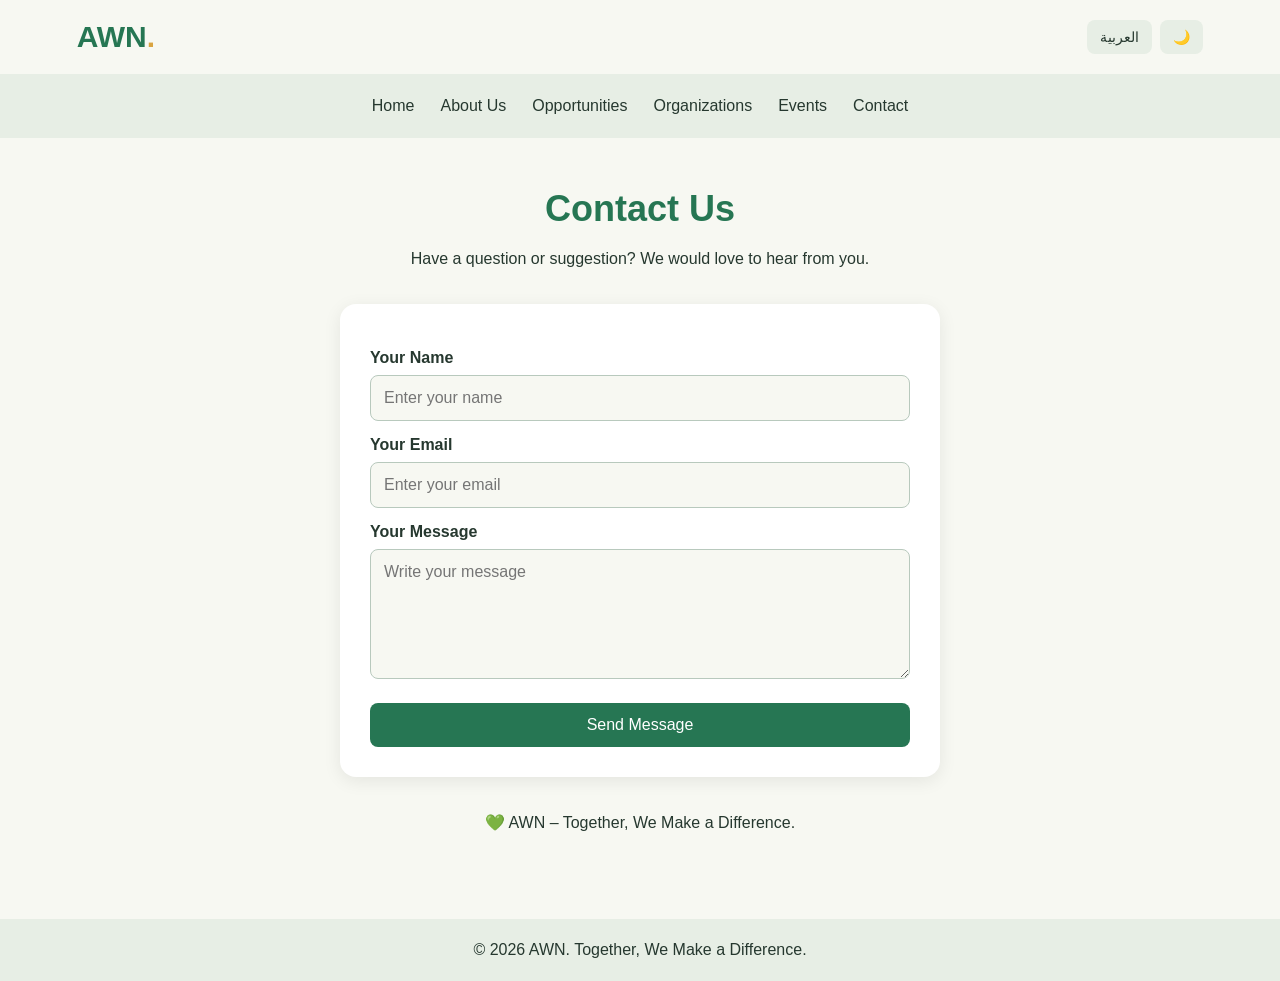
<file: contact.html>
<!DOCTYPE html>
<html lang="en">
<head>
    <meta charset="UTF-8">
    <meta name="viewport" content="width=device-width, initial-scale=1.0">
    <title>AWN | Contact Us</title>
    <link rel="stylesheet" href="style.css">

    <style>
        .contact-section {
            padding: 50px 6%;
            text-align: center;
        }

        .contact-section h1 {
            color: var(--green);
            font-size: 36px;
            margin-bottom: 15px;
        }

        .contact-intro {
            line-height: 1.8;
            margin-bottom: 30px;
        }

        .contact-container {
            max-width: 600px;
            margin: auto;
            background: var(--card);
            padding: 30px;
            border-radius: 16px;
            box-shadow: 0 4px 18px rgba(0,0,0,0.08);
            text-align: left;
        }

        .contact-container label {
            display: block;
            margin: 15px 0 8px;
            font-weight: bold;
        }

        .contact-container input,
        .contact-container textarea {
            width: 100%;
            padding: 13px;
            border: 1px solid #b8c9bd;
            border-radius: 8px;
            background: var(--bg);
            color: var(--text);
            font-size: 16px;
            font-family: Arial, sans-serif;
        }

        .contact-container textarea {
            min-height: 130px;
            resize: vertical;
        }

        .contact-container button {
            width: 100%;
            margin-top: 20px;
            padding: 13px;
            background: var(--green);
            color: white;
            font-size: 16px;
        }

        body[dir="rtl"] .contact-container {
            text-align: right;
        }

        .contact-info {
            margin-top: 30px;
            line-height: 2;
        }
    </style>
</head>

<body>

<header>
    <a href="index.html" class="logo">AWN<span>.</span></a>

    <div class="header-actions">
        <button id="languageBtn" onclick="changeLanguage()">العربية</button>
        <button id="themeBtn" onclick="toggleTheme()">🌙</button>
    </div>
</header>

<nav>
    <a href="index.html" data-en="Home" data-ar="الرئيسية">Home</a>
    <a href="about.html" data-en="About Us" data-ar="من نحن">About Us</a>
    <a href="opportunities.html" data-en="Opportunities" data-ar="الفرص التطوعية">Opportunities</a>
    <a href="organizations.html" data-en="Organizations" data-ar="المنظمات">Organizations</a>
    <a href="events.html" data-en="Events" data-ar="الفعاليات">Events</a>
    <a href="contact.html" data-en="Contact" data-ar="تواصل معنا">Contact</a>
</nav>

<main class="contact-section">

    <h1 data-en="Contact Us" data-ar="تواصل معنا">
        Contact Us
    </h1>

    <p class="contact-intro"
       data-en="Have a question or suggestion? We would love to hear from you."
       data-ar="لديك سؤال أو اقتراح؟ يسعدنا أن نسمع منك.">
       Have a question or suggestion? We would love to hear from you.
    </p>

    <form class="contact-container"
          onsubmit="event.preventDefault(); alert(currentLanguage === 'en' ? 'Thank you for contacting AWN!' : 'شكراً لتواصلك مع عون!'); this.reset();">

        <label for="name" data-en="Your Name" data-ar="الاسم">
            Your Name
        </label>
        <input type="text" id="name" required
               placeholder="Enter your name">

        <label for="email" data-en="Your Email" data-ar="البريد الإلكتروني">
            Your Email
        </label>
        <input type="email" id="email" required
               placeholder="Enter your email">

        <label for="message" data-en="Your Message" data-ar="رسالتك">
            Your Message
        </label>
        <textarea id="message" required
                  placeholder="Write your message"></textarea>

        <button type="submit"
                data-en="Send Message"
                data-ar="إرسال الرسالة">
            Send Message
        </button>

    </form>

    <div class="contact-info">
        <p>💚 AWN – Together, We Make a Difference.</p>
    </div>

</main>

<footer>
    <p data-en="© 2026 AWN. Together, We Make a Difference."
       data-ar="© 2026 عون. معاً نصنع الفرق.">
       © 2026 AWN. Together, We Make a Difference.
    </p>
</footer>

<script src="script.js"></script>

</body>
</html>
</file>
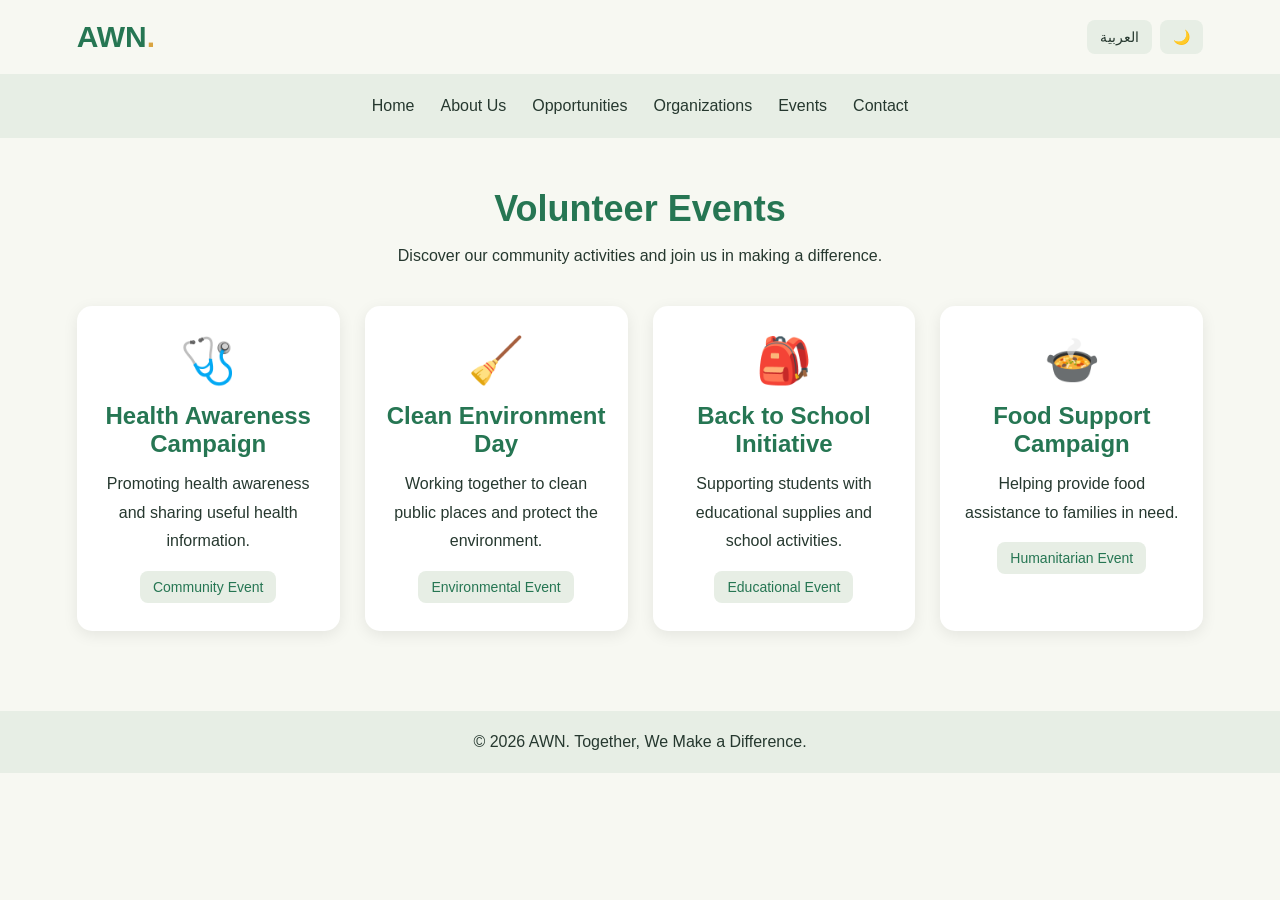
<file: event.html>
<!DOCTYPE html>
<html lang="en">
<head>
    <meta charset="UTF-8">
    <meta name="viewport" content="width=device-width, initial-scale=1.0">
    <title>AWN | Events</title>
    <link rel="stylesheet" href="style.css">

    <style>
        .events-section {
            padding: 50px 6%;
            text-align: center;
        }

        .events-section h1 {
            color: var(--green);
            font-size: 36px;
            margin-bottom: 12px;
        }

        .events-intro {
            line-height: 1.8;
            margin-bottom: 35px;
        }

        .events-grid {
            display: grid;
            grid-template-columns: repeat(auto-fit, minmax(240px, 1fr));
            gap: 25px;
        }

        .event-card {
            background: var(--card);
            border-radius: 15px;
            padding: 28px 22px;
            box-shadow: 0 4px 15px rgba(0,0,0,0.08);
            transition: 0.3s;
        }

        .event-card:hover {
            transform: translateY(-7px);
        }

        .event-icon {
            font-size: 45px;
            margin-bottom: 15px;
        }

        .event-card h2 {
            color: var(--green);
            margin-bottom: 12px;
        }

        .event-card p {
            line-height: 1.8;
        }

        .event-date {
            display: inline-block;
            margin-top: 15px;
            padding: 8px 13px;
            background: var(--nav);
            color: var(--green);
            border-radius: 8px;
            font-size: 14px;
        }
    </style>
</head>

<body>

<header>
    <a href="index.html" class="logo">AWN<span>.</span></a>

    <div class="header-actions">
        <button id="languageBtn" onclick="changeLanguage()">العربية</button>
        <button id="themeBtn" onclick="toggleTheme()">🌙</button>
    </div>
</header>

<nav>
    <a href="index.html" data-en="Home" data-ar="الرئيسية">Home</a>
    <a href="about.html" data-en="About Us" data-ar="من نحن">About Us</a>
    <a href="opportunities.html" data-en="Opportunities" data-ar="الفرص التطوعية">Opportunities</a>
    <a href="organizations.html" data-en="Organizations" data-ar="المنظمات">Organizations</a>
    <a href="events.html" data-en="Events" data-ar="الفعاليات">Events</a>
    <a href="contact.html" data-en="Contact" data-ar="تواصل معنا">Contact</a>
</nav>

<main class="events-section">

    <h1 data-en="Volunteer Events" data-ar="الفعاليات التطوعية">
        Volunteer Events
    </h1>

    <p class="events-intro"
       data-en="Discover our community activities and join us in making a difference."
       data-ar="اكتشف أنشطتنا المجتمعية وشارك معنا في صناعة الفرق.">
       Discover our community activities and join us in making a difference.
    </p>

    <div class="events-grid">

        <div class="event-card">
            <div class="event-icon">🩺</div>
            <h2 data-en="Health Awareness Campaign"
                data-ar="حملة التوعية الصحية">
                Health Awareness Campaign
            </h2>
            <p data-en="Promoting health awareness and sharing useful health information."
               data-ar="نشر الوعي الصحي وتقديم المعلومات الصحية المفيدة.">
               Promoting health awareness and sharing useful health information.
            </p>
            <span class="event-date" data-en="Community Event"
                  data-ar="فعالية مجتمعية">Community Event</span>
        </div>

        <div class="event-card">
            <div class="event-icon">🧹</div>
            <h2 data-en="Clean Environment Day"
                data-ar="يوم البيئة النظيفة">
                Clean Environment Day
            </h2>
            <p data-en="Working together to clean public places and protect the environment."
               data-ar="العمل معاً لتنظيف الأماكن العامة والمحافظة على البيئة.">
               Working together to clean public places and protect the environment.
            </p>
            <span class="event-date" data-en="Environmental Event"
                  data-ar="فعالية بيئية">Environmental Event</span>
        </div>

        <div class="event-card">
            <div class="event-icon">🎒</div>
            <h2 data-en="Back to School Initiative"
                data-ar="مبادرة العودة إلى المدارس">
                Back to School Initiative
            </h2>
            <p data-en="Supporting students with educational supplies and school activities."
               data-ar="دعم الطلاب بالمستلزمات التعليمية والأنشطة المدرسية.">
               Supporting students with educational supplies and school activities.
            </p>
            <span class="event-date" data-en="Educational Event"
                  data-ar="فعالية تعليمية">Educational Event</span>
        </div>

        <div class="event-card">
            <div class="event-icon">🍲</div>
            <h2 data-en="Food Support Campaign"
                data-ar="حملة الدعم الغذائي">
                Food Support Campaign
            </h2>
            <p data-en="Helping provide food assistance to families in need."
               data-ar="المساهمة في توفير المساعدات الغذائية للأسر المحتاجة.">
               Helping provide food assistance to families in need.
            </p>
            <span class="event-date" data-en="Humanitarian Event"
                  data-ar="فعالية إنسانية">Humanitarian Event</span>
        </div>

    </div>

</main>

<footer>
    <p data-en="© 2026 AWN. Together, We Make a Difference."
       data-ar="© 2026 عون. معاً نصنع الفرق.">
       © 2026 AWN. Together, We Make a Difference.
    </p>
</footer>

<script src="script.js"></script>

</body>
</html>
</file>
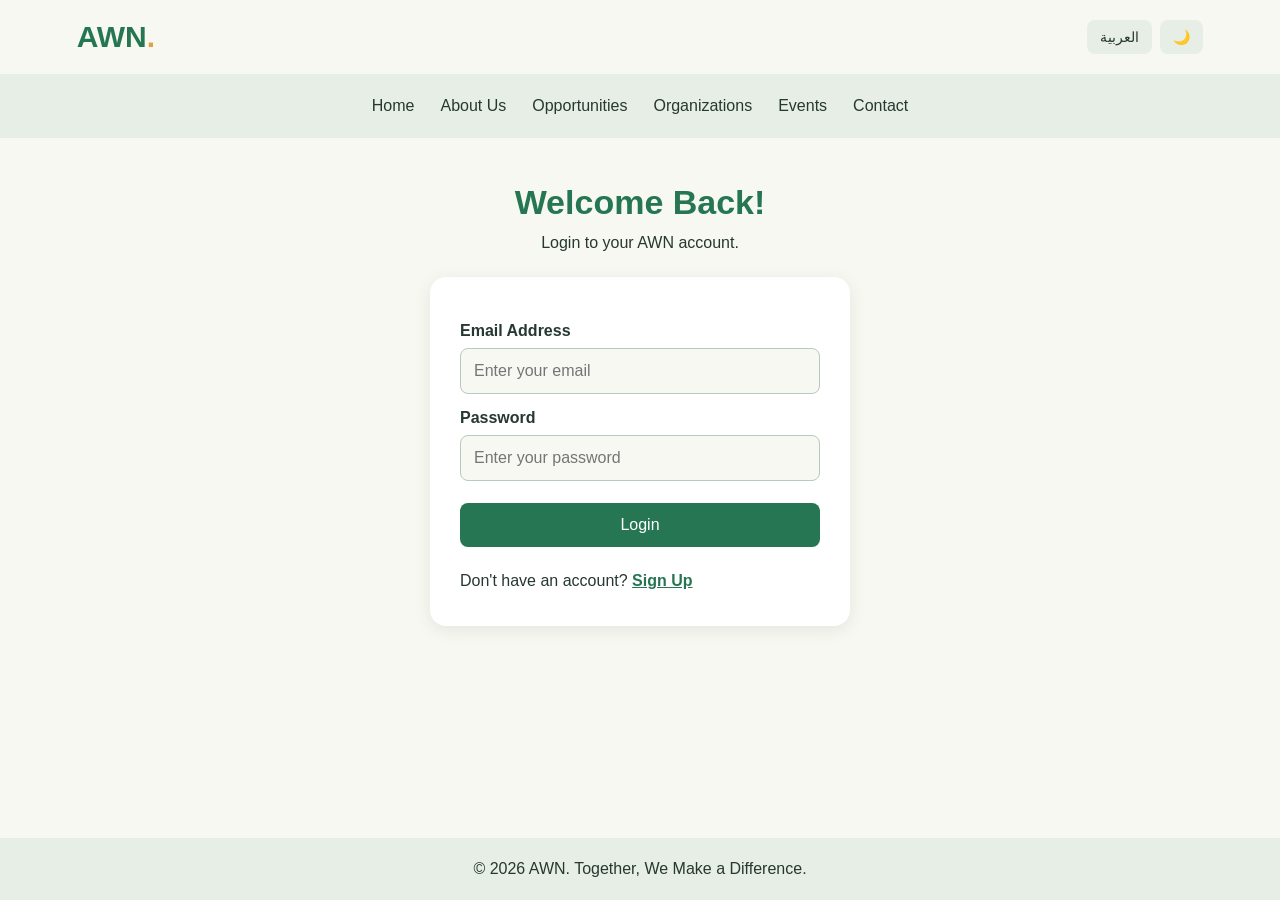
<file: Login.html>
<!DOCTYPE html>
<html lang="en">
<head>
    <meta charset="UTF-8">
    <meta name="viewport" content="width=device-width, initial-scale=1.0">
    <title>AWN | Login</title>
    <link rel="stylesheet" href="style.css">

    <style>
        .login-section {
            flex: 1;
            padding: 45px 20px;
            text-align: center;
        }

        .login-section h1 {
            color: var(--green);
            margin-bottom: 12px;
            font-size: 34px;
        }

        .login-box {
            max-width: 420px;
            margin: 25px auto;
            padding: 30px;
            background: var(--card);
            border-radius: 16px;
            box-shadow: 0 4px 18px rgba(0,0,0,0.08);
            text-align: left;
        }

        .login-box label {
            display: block;
            margin: 15px 0 8px;
            font-weight: bold;
        }

        .login-box input {
            width: 100%;
            padding: 13px;
            border: 1px solid #b8c9bd;
            border-radius: 8px;
            background: var(--bg);
            color: var(--text);
            font-size: 16px;
        }

        .login-box button {
            width: 100%;
            margin-top: 22px;
            padding: 13px;
            background: var(--green);
            color: white;
            font-size: 16px;
        }

        .login-note {
            margin-top: 20px;
            line-height: 1.8;
        }

        .login-note a {
            color: var(--green);
            font-weight: bold;
        }

        body[dir="rtl"] .login-box {
            text-align: right;
        }
    </style>
</head>

<body>

<header>
    <a href="index.html" class="logo">AWN<span>.</span></a>

    <div class="header-actions">
        <button id="languageBtn" onclick="changeLanguage()">العربية</button>
        <button id="themeBtn" onclick="toggleTheme()">🌙</button>
    </div>
</header>

<nav>
    <a href="index.html" data-en="Home" data-ar="الرئيسية">Home</a>
    <a href="about.html" data-en="About Us" data-ar="من نحن">About Us</a>
    <a href="opportunities.html" data-en="Opportunities" data-ar="الفرص التطوعية">Opportunities</a>
    <a href="organizations.html" data-en="Organizations" data-ar="المنظمات">Organizations</a>
    <a href="events.html" data-en="Events" data-ar="الفعاليات">Events</a>
    <a href="contact.html" data-en="Contact" data-ar="تواصل معنا">Contact</a>
</nav>

<main class="login-section">

    <h1 data-en="Welcome Back!" data-ar="مرحباً بعودتك!">
        Welcome Back!
    </h1>

    <p data-en="Login to your AWN account."
       data-ar="سجّل الدخول إلى حسابك في عون.">
       Login to your AWN account.
    </p>

    <form class="login-box" onsubmit="event.preventDefault(); alert(currentLanguage === 'en' ? 'Login demo only. Database connection is coming soon.' : 'تسجيل الدخول تجريبي فقط. سيتم ربط قاعدة البيانات لاحقاً.');">

        <label for="email" data-en="Email Address"
               data-ar="البريد الإلكتروني">
            Email Address
        </label>

        <input type="email" id="email"
               placeholder="Enter your email" required>

        <label for="password" data-en="Password"
               data-ar="كلمة المرور">
            Password
        </label>

        <input type="password" id="password"
               placeholder="Enter your password" required>

        <button type="submit"
                data-en="Login"
                data-ar="تسجيل الدخول">
            Login
        </button>

        <p class="login-note">
            <span data-en="Don't have an account?"
                  data-ar="ليس لديك حساب؟">
                Don't have an account?
            </span>
            <a href="register.html"
               data-en="Sign Up"
               data-ar="إنشاء حساب">
                Sign Up
            </a>
        </p>

    </form>

</main>

<footer>
    <p data-en="© 2026 AWN. Together, We Make a Difference."
       data-ar="© 2026 عون. معاً نصنع الفرق.">
       © 2026 AWN. Together, We Make a Difference.
    </p>
</footer>

<script src="script.js"></script>

</body>
</html>
</file>
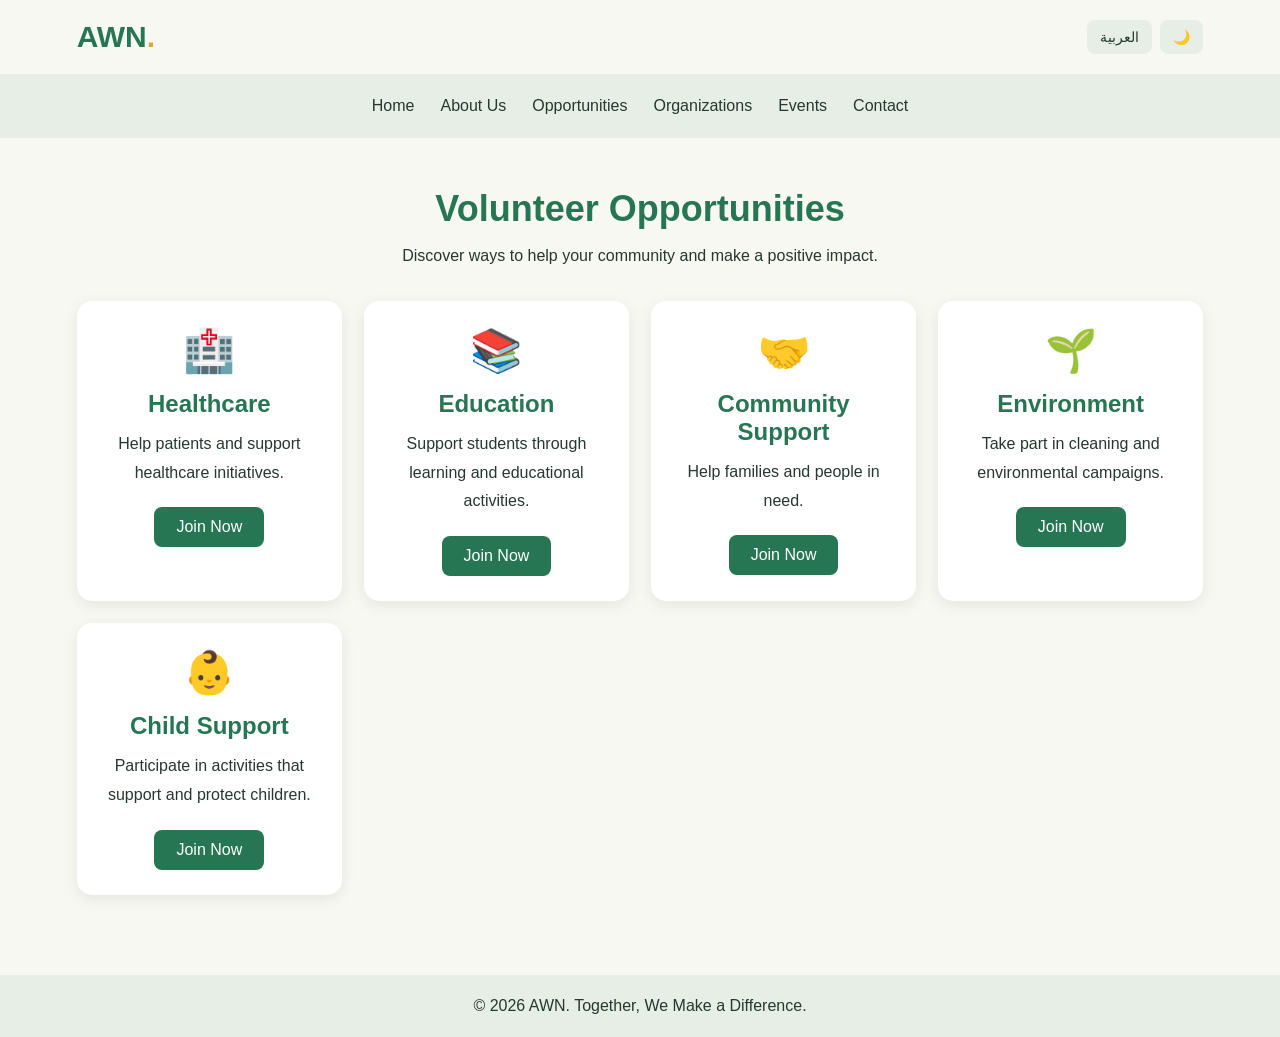
<file: opportunities.html>
<!DOCTYPE html>
<html lang="en">
<head>
    <meta charset="UTF-8">
    <meta name="viewport" content="width=device-width, initial-scale=1.0">
    <title>AWN | Opportunities</title>
    <link rel="stylesheet" href="style.css">

    <style>
        .opportunities {
            padding: 50px 6%;
            text-align: center;
        }

        .opportunities h1 {
            color: var(--green);
            font-size: 36px;
            margin-bottom: 12px;
        }

        .opportunities-intro {
            line-height: 1.8;
            margin-bottom: 30px;
        }

        .opportunity-grid {
            display: grid;
            grid-template-columns: repeat(auto-fit, minmax(230px, 1fr));
            gap: 22px;
        }

        .opportunity-card {
            background: var(--card);
            padding: 25px;
            border-radius: 15px;
            box-shadow: 0 4px 15px rgba(0,0,0,0.08);
            transition: 0.3s;
        }

        .opportunity-card:hover {
            transform: translateY(-7px);
        }

        .opportunity-icon {
            font-size: 42px;
            margin-bottom: 15px;
        }

        .opportunity-card h2 {
            color: var(--green);
            margin-bottom: 12px;
        }

        .opportunity-card p {
            line-height: 1.8;
            margin-bottom: 20px;
        }

        .join-btn {
            display: inline-block;
            background: var(--green);
            color: white;
            text-decoration: none;
            padding: 11px 22px;
            border-radius: 8px;
        }
    </style>
</head>

<body>

<header>
    <a href="index.html" class="logo">AWN<span>.</span></a>

    <div class="header-actions">
        <button id="languageBtn" onclick="changeLanguage()">العربية</button>
        <button id="themeBtn" onclick="toggleTheme()">🌙</button>
    </div>
</header>

<nav>
    <a href="index.html" data-en="Home" data-ar="الرئيسية">Home</a>
    <a href="about.html" data-en="About Us" data-ar="من نحن">About Us</a>
    <a href="opportunities.html" data-en="Opportunities" data-ar="الفرص التطوعية">Opportunities</a>
    <a href="organizations.html" data-en="Organizations" data-ar="المنظمات">Organizations</a>
    <a href="events.html" data-en="Events" data-ar="الفعاليات">Events</a>
    <a href="contact.html" data-en="Contact" data-ar="تواصل معنا">Contact</a>
</nav>

<main class="opportunities">

    <h1 data-en="Volunteer Opportunities"
        data-ar="الفرص التطوعية">
        Volunteer Opportunities
    </h1>

    <p class="opportunities-intro"
       data-en="Discover ways to help your community and make a positive impact."
       data-ar="اكتشف طرقاً لمساعدة مجتمعك وصناعة أثر إيجابي.">
       Discover ways to help your community and make a positive impact.
    </p>

    <div class="opportunity-grid">

        <div class="opportunity-card">
            <div class="opportunity-icon">🏥</div>
            <h2 data-en="Healthcare" data-ar="المجال الصحي">Healthcare</h2>
            <p data-en="Help patients and support healthcare initiatives."
               data-ar="ساعد المرضى وشارك في المبادرات الصحية.">
               Help patients and support healthcare initiatives.
            </p>
            <a href="register.html" class="join-btn"
               data-en="Join Now" data-ar="انضم الآن">Join Now</a>
        </div>

        <div class="opportunity-card">
            <div class="opportunity-icon">📚</div>
            <h2 data-en="Education" data-ar="التعليم">Education</h2>
            <p data-en="Support students through learning and educational activities."
               data-ar="ساعد الطلاب من خلال التعليم والأنشطة التعليمية.">
               Support students through learning and educational activities.
            </p>
            <a href="register.html" class="join-btn"
               data-en="Join Now" data-ar="انضم الآن">Join Now</a>
        </div>

        <div class="opportunity-card">
            <div class="opportunity-icon">🤝</div>
            <h2 data-en="Community Support" data-ar="دعم المجتمع">Community Support</h2>
            <p data-en="Help families and people in need."
               data-ar="ساعد الأسر والأشخاص المحتاجين.">
               Help families and people in need.
            </p>
            <a href="register.html" class="join-btn"
               data-en="Join Now" data-ar="انضم الآن">Join Now</a>
        </div>

        <div class="opportunity-card">
            <div class="opportunity-icon">🌱</div>
            <h2 data-en="Environment" data-ar="البيئة">Environment</h2>
            <p data-en="Take part in cleaning and environmental campaigns."
               data-ar="شارك في حملات النظافة والمحافظة على البيئة.">
               Take part in cleaning and environmental campaigns.
            </p>
            <a href="register.html" class="join-btn"
               data-en="Join Now" data-ar="انضم الآن">Join Now</a>
        </div>

        <div class="opportunity-card">
            <div class="opportunity-icon">👶</div>
            <h2 data-en="Child Support" data-ar="دعم الأطفال">Child Support</h2>
            <p data-en="Participate in activities that support and protect children."
               data-ar="شارك في الأنشطة التي تدعم الأطفال وتحميهم.">
               Participate in activities that support and protect children.
            </p>
            <a href="register.html" class="join-btn"
               data-en="Join Now" data-ar="انضم الآن">Join Now</a>
        </div>

    </div>
</main>

<footer>
    <p data-en="© 2026 AWN. Together, We Make a Difference."
       data-ar="© 2026 عون. معاً نصنع الفرق.">
       © 2026 AWN. Together, We Make a Difference.
    </p>
</footer>

<script src="script.js"></script>

</body>
</html>
</file>
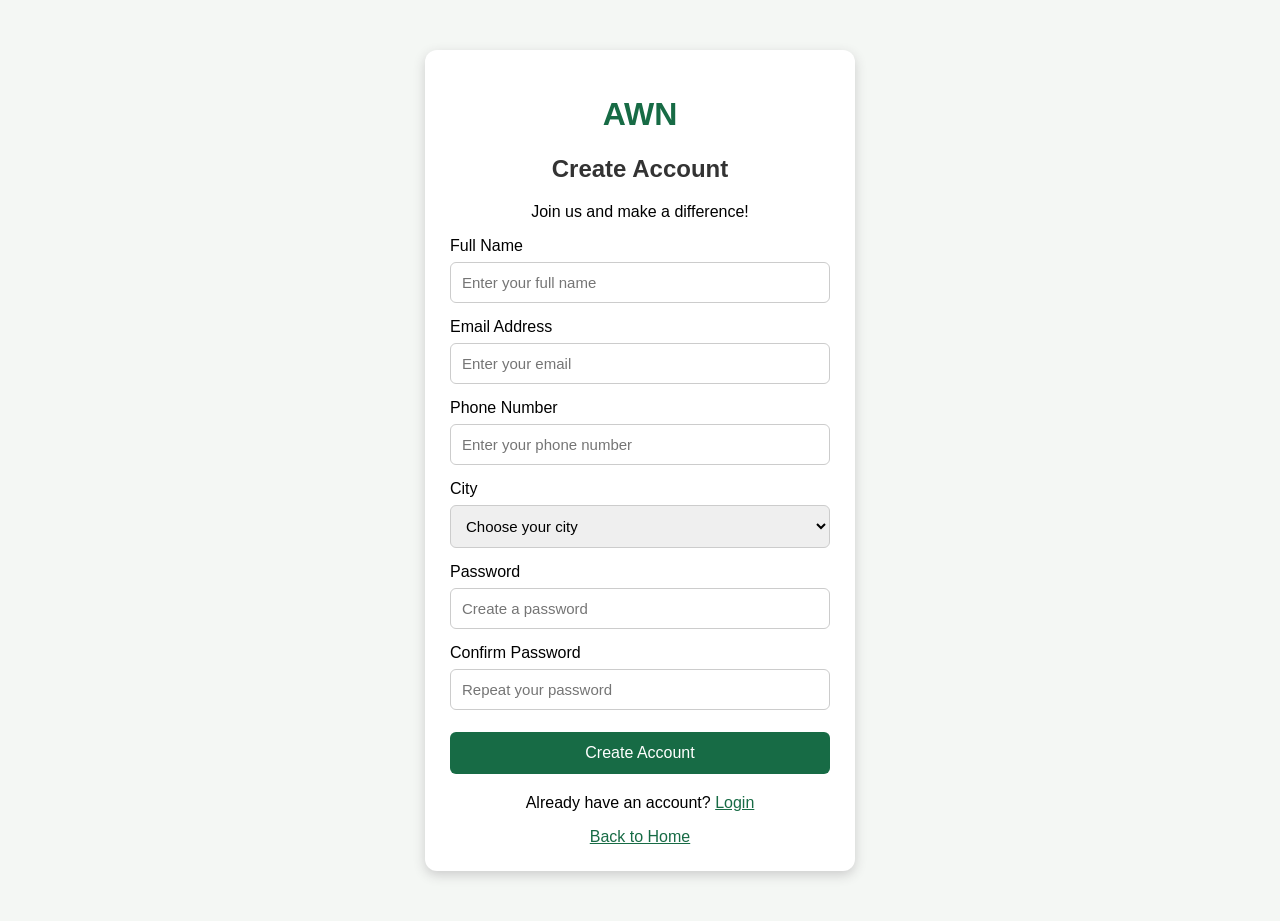
<file: register.html>
<!DOCTYPE html>
<html lang="en">

<head>
    <meta charset="UTF-8">
    <meta name="viewport" content="width=device-width, initial-scale=1.0">

    <title>AWN - Sign Up</title>

    <style>
        body {
            font-family: Arial, sans-serif;
            background-color: #f4f7f4;
            margin: 0;
            padding: 20px;
        }

        .register-box {
            max-width: 380px;
            margin: 30px auto;
            padding: 25px;
            background-color: white;
            border-radius: 12px;
            box-shadow: 0 4px 12px #cccccc;
        }

        h1 {
            text-align: center;
            color: #176b45;
        }

        h2 {
            text-align: center;
            color: #333333;
        }

        label {
            display: block;
            margin-top: 15px;
            margin-bottom: 7px;
        }

        input,
        select {
            width: 100%;
            padding: 11px;
            box-sizing: border-box;
            border: 1px solid #cccccc;
            border-radius: 6px;
            font-size: 15px;
        }

        button {
            width: 100%;
            padding: 12px;
            margin-top: 22px;
            background-color: #176b45;
            color: white;
            border: none;
            border-radius: 6px;
            font-size: 16px;
            cursor: pointer;
        }

        .links {
            text-align: center;
            margin-top: 20px;
        }

        a {
            color: #176b45;
        }
    </style>
</head>

<body>

    <div class="register-box">

        <h1>AWN</h1>

        <h2>Create Account</h2>

        <p style="text-align:center;">
            Join us and make a difference!
        </p>

        <form id="registerForm">

            <label for="fullname">Full Name</label>

            <input
                type="text"
                id="fullname"
                name="fullname"
                placeholder="Enter your full name"
                required
            >

            <label for="email">Email Address</label>

            <input
                type="email"
                id="email"
                name="email"
                placeholder="Enter your email"
                required
            >

            <label for="phone">Phone Number</label>

            <input
                type="tel"
                id="phone"
                name="phone"
                placeholder="Enter your phone number"
                required
            >

            <label for="city">City</label>

            <select id="city" name="city" required>
                <option value="">Choose your city</option>
                <option value="Khartoum">Khartoum</option>
                <option value="Gezira">Gezira</option>
                <option value="Omdurman">Omdurman</option>
                <option value="Other">Other</option>
            </select>

            <label for="password">Password</label>

            <input
                type="password"
                id="password"
                name="password"
                placeholder="Create a password"
                minlength="8"
                required
            >

            <label for="confirmPassword">Confirm Password</label>

            <input
                type="password"
                id="confirmPassword"
                name="confirmPassword"
                placeholder="Repeat your password"
                minlength="8"
                required
            >

            <button type="submit">
                Create Account
            </button>

            <p id="message" style="text-align:center;"></p>

        </form>

        <div class="links">

            <p>
                Already have an account?
                <a href="login.html">Login</a>
            </p>

            <a href="index.html">Back to Home</a>

        </div>

    </div>

    <script>
        document.getElementById("registerForm")
        .addEventListener("submit", function(event) {

            event.preventDefault();

            const password =
                document.getElementById("password").value;

            const confirmPassword =
                document.getElementById("confirmPassword").value;

            const message =
                document.getElementById("message");

            if (password !== confirmPassword) {

                message.style.color = "red";
                message.textContent =
                    "Passwords do not match!";

                return;
            }

            message.style.color = "#176b45";
            message.textContent =
                "Form checked successfully! Database connection is still needed.";
        });
    </script>

</body>
</html>
</file>
<file: style.css>
* {
  margin: 0;
  padding: 0;
  box-sizing: border-box;
  }

:root {
--bg: #f7f8f2;
--text: #26382f;
--green: #267653;
--card: #ffffff;
--nav: #e7eee5;
}

body {
font-family: Arial, sans-serif;
background: var(--bg);
color: var(--text);
transition: 0.3s;
min-height: 100vh;
display: flex;
flex-direction: column;
}

body.dark {
--bg: #151d19;
--text: #f1f5f1;
--green: #67c695;
--card: #222e27;
--nav: #202b24;
}

header {
display: flex;
justify-content: space-between;
align-items: center;
padding: 20px 6%;
gap: 12px;
flex-wrap: wrap;
}

.logo {
font-size: 30px;
font-weight: bold;
text-decoration: none;
color: var(--green);
}

.logo span {
color: #d9a441;
}

.header-actions {
display: flex;
align-items: center;
gap: 8px;
flex-wrap: wrap;
}

button,
.login-btn {
padding: 9px 13px;
border: none;
border-radius: 8px;
cursor: pointer;
font-size: 14px;
}

button {
background: var(--nav);
color: var(--text);
}

.login-btn {
background: var(--green);
color: white;
text-decoration: none;
}

nav {
display: flex;
justify-content: center;
gap: 10px;
flex-wrap: wrap;
padding: 15px;
background: var(--nav);
}

nav a {
text-decoration: none;
color: var(--text);
padding: 8px;
}

nav a:hover {
color: var(--green);
}

.hero {
flex: 1;
text-align: center;
padding: 90px 20px;
}

.welcome {
color: var(--green);
font-weight: bold;
letter-spacing: 2px;
margin-bottom: 20px;
}

.hero h1 {
font-size: clamp(32px, 6vw, 55px);
margin-bottom: 20px;
}

.description {
max-width: 550px;
margin: 0 auto 30px;
line-height: 1.8;
}

.hero-buttons {
display: flex;
justify-content: center;
flex-wrap: wrap;
gap: 12px;
}

.primary-btn,
.secondary-btn {
padding: 13px 20px;
border-radius: 8px;
text-decoration: none;
}

.primary-btn {
background: var(--green);
color: white;
}

.secondary-btn {
border: 1px solid var(--green);
color: var(--green);
}

footer {
text-align: center;
padding: 22px 10px;
background: var(--nav);
margin-top: 30px;
}

@media (max-width: 500px) {
header {
justify-content: center;
}

.hero {
    padding: 60px 18px;
}

}
#loginForm {
max-width: 400px;
margin: 30px auto;
padding: 25px;
background: var(--card);
border-radius: 12px;
text-align: left;
}

#loginForm label {
display: inline-block;
margin-bottom: 8px;
font-weight: bold;
}

#loginForm input {
width: 100%;
padding: 12px;
border: 1px solid #b8c9bd;
border-radius: 7px;
background: var(--bg);
color: var(--text);
font-size: 16px;
}

#loginForm button {
width: 100%;
margin-top: 10px;
}

body[dir="rtl"] #loginForm {
text-align: right;
}

#loginForm button.primary-btn {
background: var(--green);
color: white;
}
#loginForm {
max-width: 400px;
margin: 30px auto;
padding: 25px;
background: var(--card);
border-radius: 12px;
text-align: left;
}

#loginForm label {
display: inline-block;
margin-bottom: 8px;
font-weight: bold;
}
.hero-image {
    width: 100%;
    max-width: 500px;
    height: 300px;
    object-fit: cover;
    display: block;
    margin: 20px auto;
    border-radius: 15px;
}
</file>
